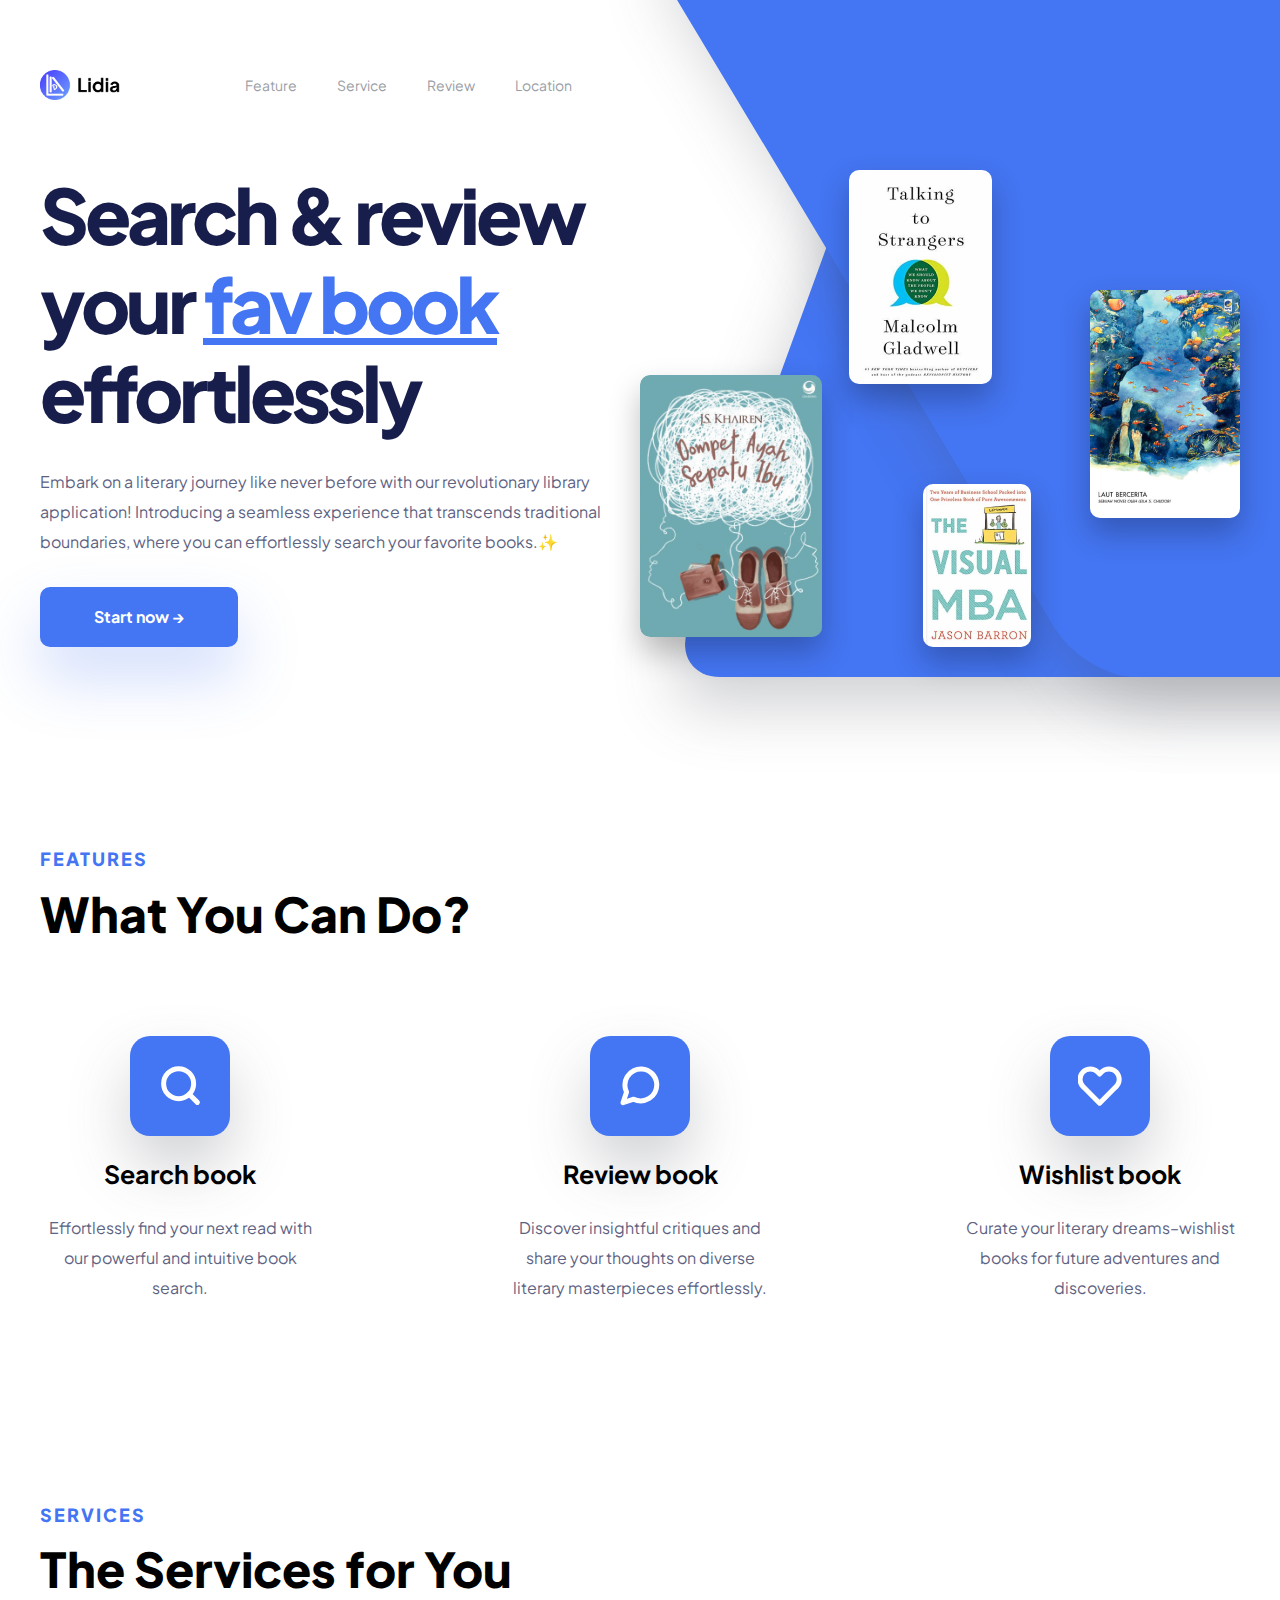
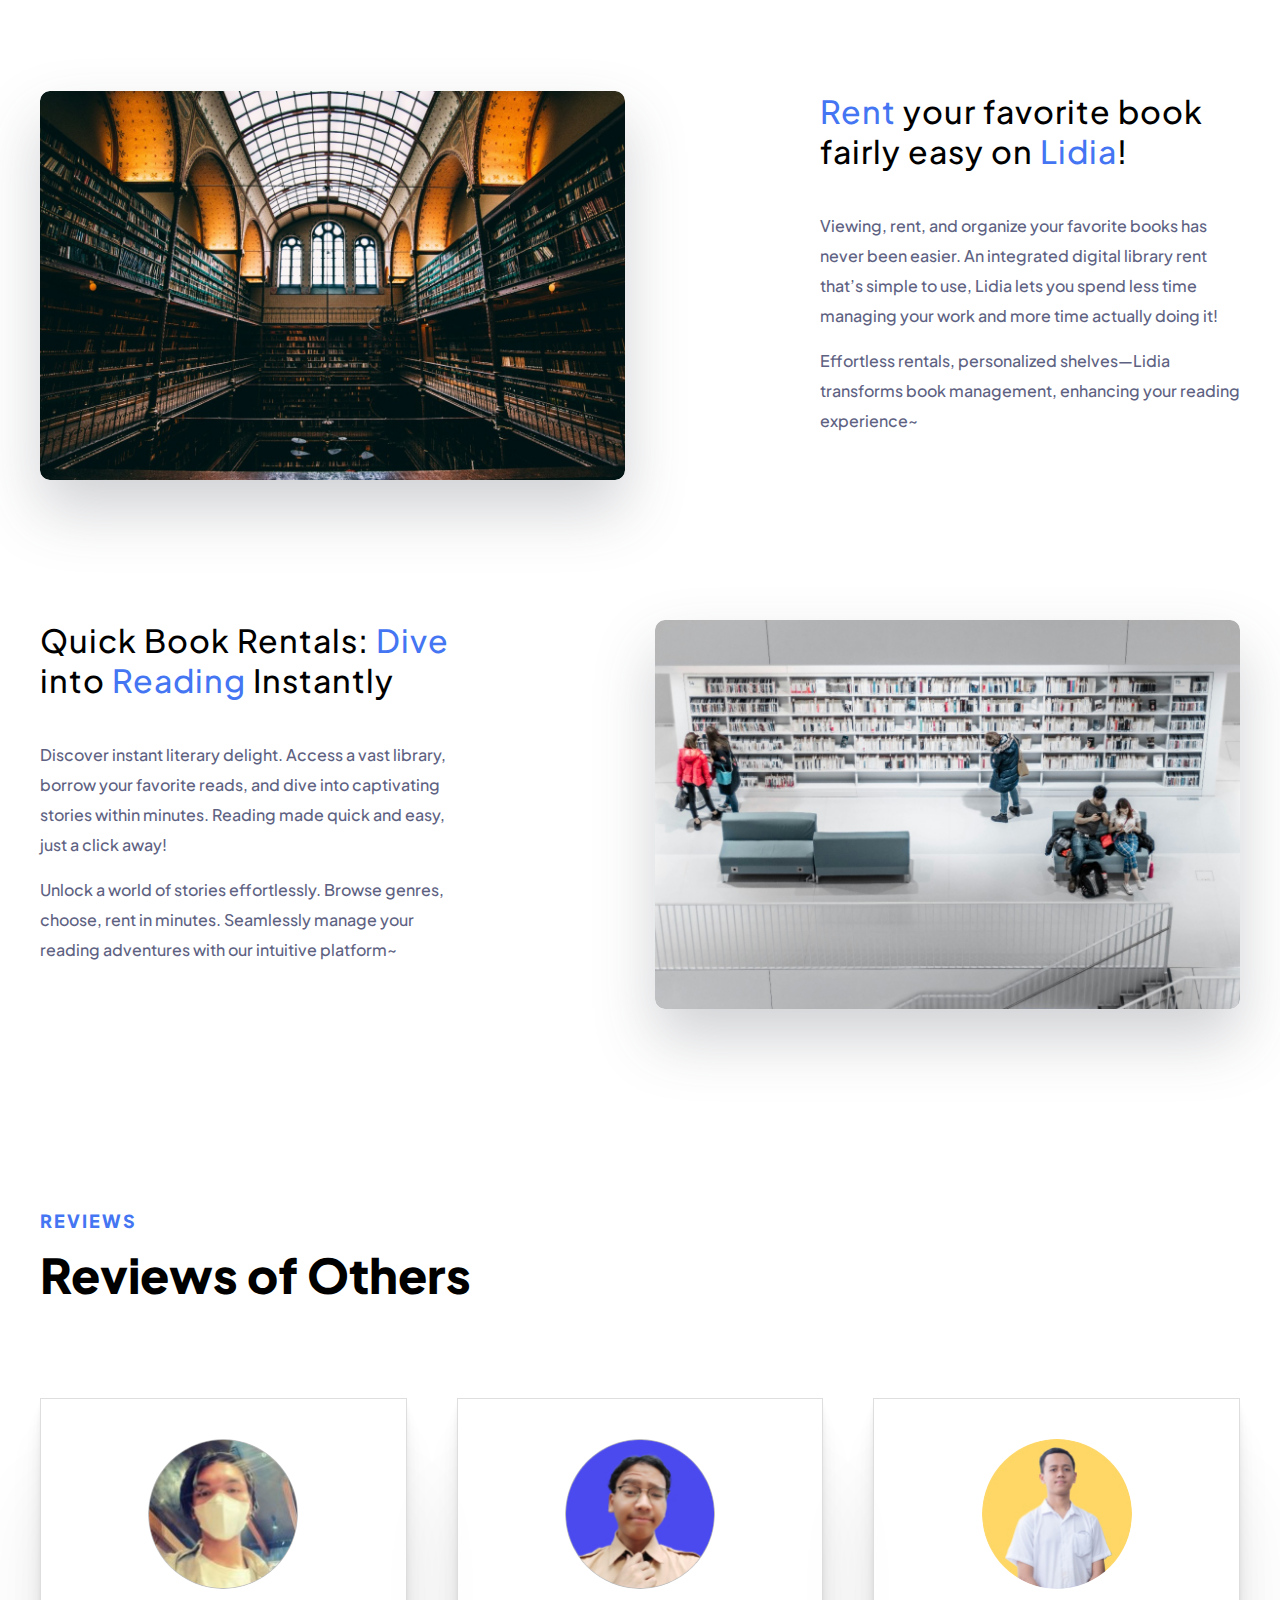
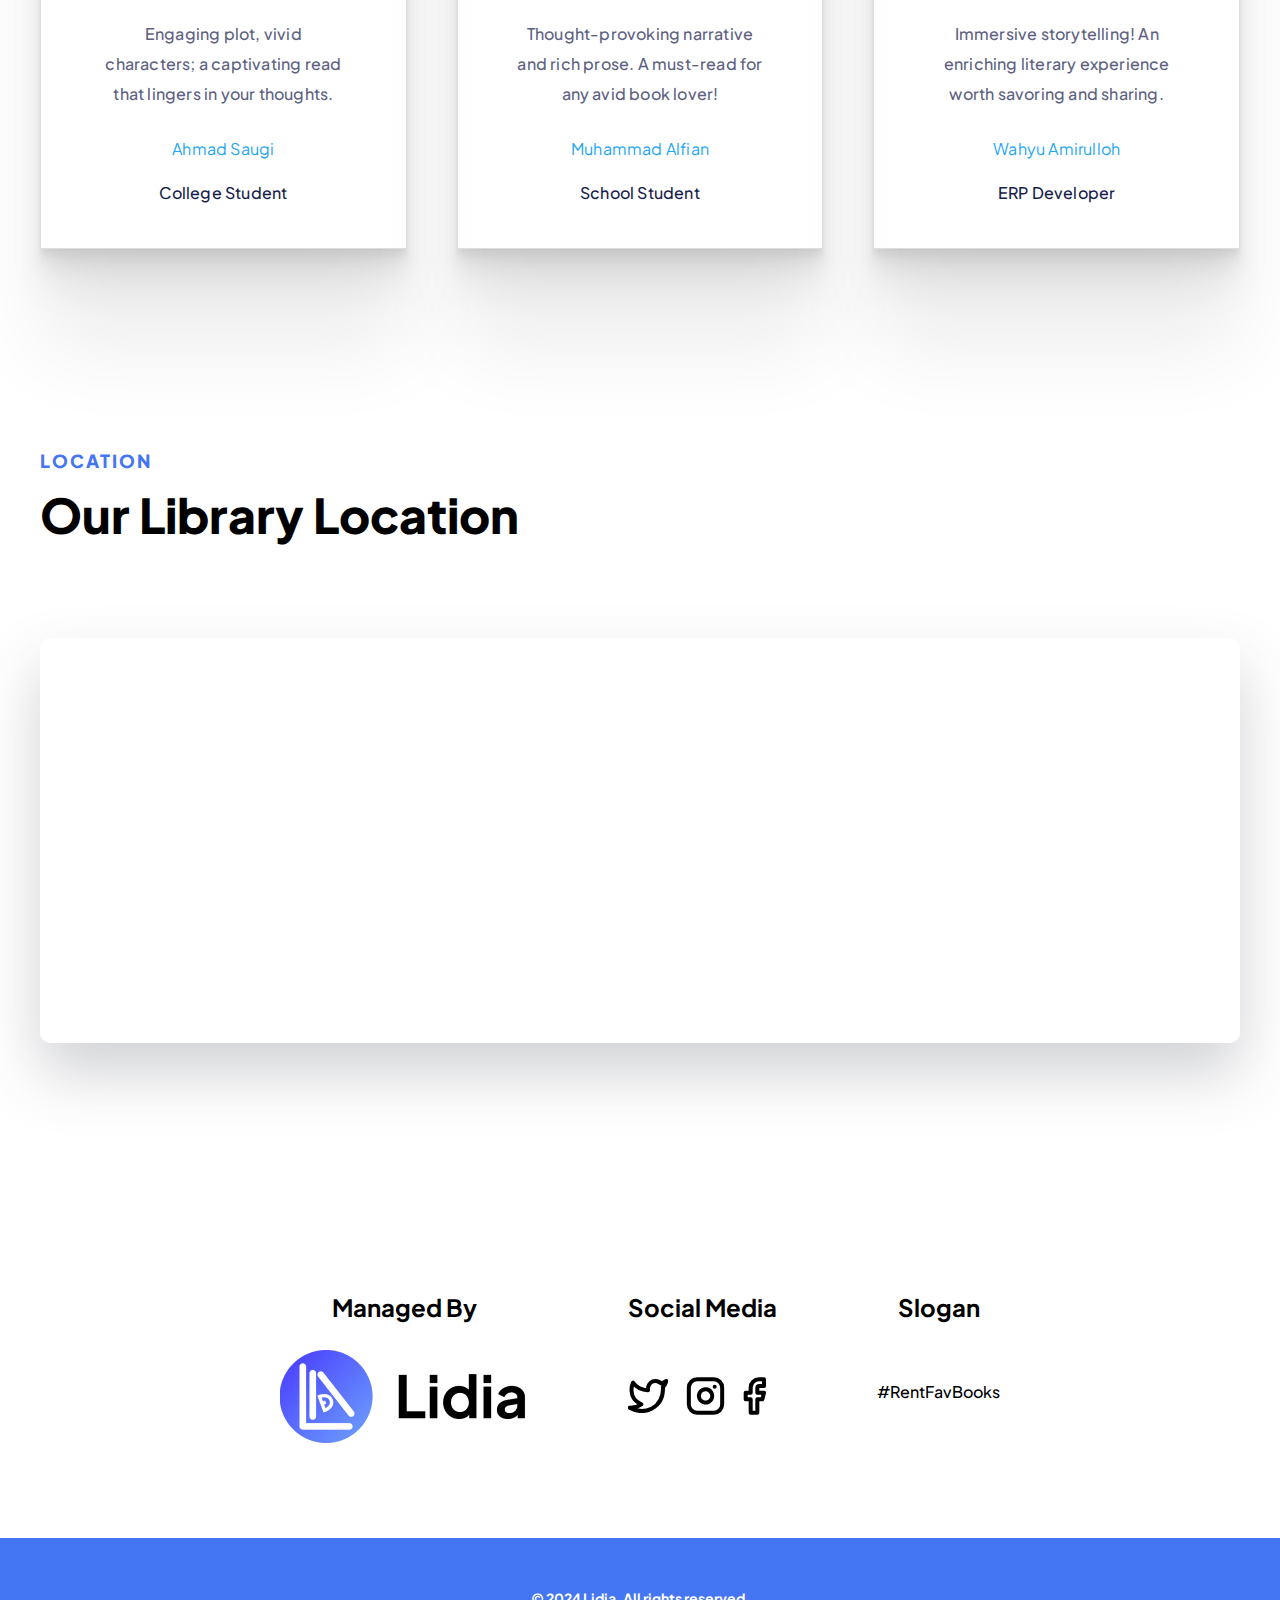
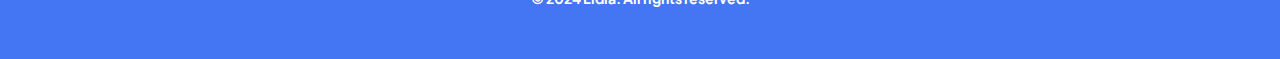
<file: index.html>
<!DOCTYPE html>
<html lang="en">
<head>
    <meta charset="UTF-8">
    <meta name="viewport" content="width=device-width, initial-scale=1.0">
    <link rel="stylesheet" href="./css/style.css">
    <link rel="icon" type="image/x-icon" href="./img/favicon.svg">
    <title>Lidia</title>
</head>
<body>
    <div class="wrapper">
        <header id="header" class="header">
            <div class="header__container">
                <a href="#header" class="header__logo">
                    <img src="./img/logo.png" alt="logo" class="header__logo-image">
                </a>
                <nav class="header__navigation navigation">
                    <ul class="navigation__list">
                        <li class="navigation__item"><a href="#features" class="navigation__link">Feature</a></li>
                        <li class="navigation__item"><a href="#services" class="navigation__link">Service</a></li>
                        <li class="navigation__item"><a href="#reviews" class="navigation__link">Review</a></li>
                        <li class="navigation__item"><a href="#location" class="navigation__link">Location</a></li>
                    </ul>
                </nav>
            </div>
        </header>
        <main class="page">
            <section class="page__hero hero">
                <div class="hero__container">
                    <div class="hero__content content-hero">
                        <h1 class="content-hero__title">Search & review your <a href="#">fav book</a> effortlessly</h1>
                        <div class="content-hero__text">
                            <p>
                                Embark on a literary journey like never before with our revolutionary  library application! Introducing a seamless experience  that transcends traditional boundaries, where  you  can effortlessly search your favorite books.✨
                            </p>
                        </div>
                        <a href="#features" class="content-hero__button">Start now →</a>
                    </div>
                    <div class="hero__images images-hero">
                        <a href="#" class="images-hero__item images-hero__item--01">
                            <img src="./img/hero/01.jpg" alt="Img 01" class="images-hero__image">
                        </a>
                        <a href="#" class="images-hero__item images-hero__item--02">
                            <img src="./img/hero/02.jpg" alt="Img 02" class="images-hero__image">
                        </a>
                        <a href="#" class="images-hero__item images-hero__item--03">
                            <img src="./img/hero/03.jpg" alt="Img 03" class="images-hero__image">
                        </a>
                        <a href="#" class="images-hero__item images-hero__item--04">
                            <img src="./img/hero/04.jpg" alt="Img 04" class="images-hero__image">
                        </a>
                    </div>
            </section>
            <section id="features" class="page__features features">
                <div class="features__container">
                    <div class="features__header-block header-block header-block--margin">
                        <div class="header-block__label">FEATURES</div>
                        <h2 class="header-block__title">What You Can Do?</h2>
                    </div>
                    <div class="features__items">
                        <div class="features__item">
                            <div class="features__icon">
                                <img src="./img/features/search.svg" alt="Icon 01" class="features__icon-image">
                            </div>
                            <h4 class="features__title">Search book</h4>
                            <p class="features__text">Effortlessly find your next read with our powerful and intuitive book search.</p>
                        </div>
                        <div class="features__item">
                            <div class="features__icon">
                                <img src="./img/features/comment.svg" alt="Icon 01" class="features__icon-image">
                            </div>
                            <h4 class="features__title">Review book</h4>
                            <p class="features__text">Discover insightful critiques  and share your thoughts on diverse literary masterpieces effortlessly.</p>
                        </div>
                        <div class="features__item">
                            <div class="features__icon">
                                <img src="./img/features/like.svg" alt="Icon 01" class="features__icon-image">
                            </div>
                            <h4 class="features__title">Wishlist book</h4>
                            <p class="features__text">Curate your literary dreams–wishlist books  for future adventures and discoveries.</p>
                        </div>
                    </div>
                </div>
            </section>
            <section id="services" class="page__services services">
                <div class="services__container">
                    <div class="services__header-block header-block header-block--margin">
                        <div class="header-block__label">SERVICES</div>
                        <h2 class="header-block__title">The Services for You</h2>
                    </div>
                    <div class="services__items">
                        <article class="services__item">
                            <div class="services__content">
                                <div class="services__body">
                                    <h4 class="services__title"><span>Rent</span> your favorite book fairly easy on <span>Lidia</span>!</h4>
                                    <div class="services__text">
                                        <p>Viewing, rent, and organize your favorite books has never been easier. An integrated digital library rent that’s simple to use, Lidia lets you spend less time managing your work and more time actually doing it!</p>
                                        <p>Effortless rentals, personalized shelves—Lidia transforms book management, enhancing your reading experience~</p>
                                    </div>
                                </div>
                            </div>
                            <div class="services__image">
                                <img src="./img/services/01.jpg" alt="Img 01" class="services__picture">
                            </div>
                        </article>
                        <article class="services__item">
                            <div class="services__content">
                                <div class="services__body">
                                    <h4 class="services__title">Quick Book Rentals: <span>Dive</span> into <span>Reading</span> Instantly</h4>
                                    <div class="services__text">
                                        <p>Discover instant literary delight. Access a vast library, borrow your favorite reads, and dive into captivating stories within minutes. Reading made quick and easy, just a click away!</p>
                                        <p>Unlock a world of stories effortlessly. Browse genres, choose, rent in minutes. Seamlessly manage your reading adventures with our intuitive platform~</p>
                                    </div>
                                </div>
                            </div>
                            <div class="services__image">
                                <img src="./img/services/02.jpg" alt="Img 02" class="services__picture">
                            </div>
                        </article>
                    </div>
                </div>
            </section>
            <section id="reviews" class="page__reviews reviews">
                <div class="reviews__container">
                    <div class="reviews__header-block header-block header-block--margin">
                        <div class="header-block__label">REVIEWS</div>
                        <h2 class="header-block__title">Reviews of Others</h2>
                    </div>
                    <div class="reviews__body">
                        <div class="reviews__items">
                            <article class="reviews__item">
                                <a href="#" class="reviews__avatar-link">
                                    <img src="./img/reviews/01.jpg" alt="Image 01" class="reviews__avatar">
                                </a>
                                <div class="reviews__text">
                                    <p>Engaging plot, vivid characters; a captivating read that lingers in your thoughts.</p>
                                </div>
                                <h4 class="reviews__title">
                                    <a href="#" class="reviews__title-link">Ahmad Saugi</a>
                                </h4>
                                <div class="reviews__position">College Student</div>
                            </article>
                            <article class="reviews__item">
                                <a href="#" class="reviews__avatar-link">
                                    <img src="./img/reviews/02.jpg" alt="Image 02" class="reviews__avatar">
                                </a>
                                <div class="reviews__text">
                                    <p>Thought-provoking narrative and rich prose. A must-read for any avid book lover!</p>
                                </div>
                                <h4 class="reviews__title">
                                    <a href="#" class="reviews__title-link">Muhammad Alfian</a>
                                </h4>
                                <div class="reviews__position">School Student</div>
                            </article>
                            <article class="reviews__item">
                                <a href="#" class="reviews__avatar-link">
                                    <img src="./img/reviews/03.jpg" alt="Image 03" class="reviews__avatar">
                                </a>
                                <div class="reviews__text">
                                    <p>Immersive storytelling! An enriching literary experience worth savoring and sharing.</p>
                                </div>
                                <h4 class="reviews__title">
                                    <a href="#" class="reviews__title-link">Wahyu Amirulloh</a>
                                </h4>
                                <div class="reviews__position">ERP Developer</div>
                            </article>
                        </div>
                    </div>
                </div>
            </section>
            <section id="location" class="page__location location">
                <div class="location__container">
                    <div class="location__header-block header-block header-block--margin">
                        <div class="header-block__label">LOCATION</div>
                        <h2 class="header-block__title">Our Library Location</h2>
                    </div>
                    <iframe class="location__map" src="https://www.google.com/maps/embed?pb=!1m18!1m12!1m3!1d3966.576892609219!2d106.63517767504901!3d-6.187333393800217!2m3!1f0!2f0!3f0!3m2!1i1024!2i768!4f13.1!3m3!1m2!1s0x2e69f929162547c7%3A0xbbf35137362e584d!2sSMK%20Negeri%204%20Kota%20Tangerang!5e0!3m2!1sru!2sua!4v1736837175481!5m2!1sru!2sua" width="600" height="450" style="border:0;" allowfullscreen="" loading="lazy" referrerpolicy="no-referrer-when-downgrade"></iframe>
                </div>
            </section>
        </main>
        <footer class="footer">
            <div class="footer__items">
                <div class="footer__container">
                    <div class="footer__item">
                        <h4 class="footer__title">Managed By</h4>
                        <a href="#header" class="footer__logo">
                            <img class="footer__logo-image" src="./img/logo.png" alt="Image">
                        </a>
                    </div>
                    <div class="footer__item">
                        <h4 class="footer__title">Social Media</h4>
                        <div class="footer__socials">
                            <a href="https://x.com/" class="footer__social-link">
                                <img src="./img/socials/twitter.svg" alt="Twitter" class="footer__social-image">
                            </a>
                            <a href="https://www.instagram.com/" class="footer__social-link">
                                <img src="./img/socials/instagram.svg" alt="Instagram" class="footer__social-image">
                            </a>
                            <a href="https://www.facebook.com/" class="footer__social-link">
                                <img src="./img/socials/facebook.svg" alt="Facebook" class="footer__social-image">
                            </a>
                        </div>
                    </div>
                    <div class="footer__item">
                        <h4 class="footer__title">Slogan</h4>
                        <a href="#header" class="footer__link">#RentFavBooks</a>
                    </div>
                </div>
            </div>
            <div class="footer__copy">© 2024 Lidia. All rights reserved.</div>
        </footer>
    </div>
</body>
</html>
</file>
<file: css/style.css>
@import url("reset.css");

@import url(https://fonts.googleapis.com/css?family=Plus+Jakarta+Sans:regular,500,600,700,800,200italic,300italic,italic,500italic,600italic,700italic,800italic);

body {
    font-family: "Plus Jakarta Sans";
    font-size: 16px;
    line-height: 1.5;
    color: #5E6282;
    font-weight: 400;
}

.wrapper {
    display: flex;
    flex-direction: column;
    min-height: 100vh;
    overflow: clip;
}

.wrapper > main {
    flex-grow: 1;
}

[class*="__container"] {
    max-width: 1240px;
    margin: 0 auto;
    padding: 0 20px;
}

.page {
}

.page__hero {
    margin-bottom: 170px;
}
.page__features, .page__services, .page__reviews {
    padding-bottom: 200px;
}
.page__location {
    padding-bottom: 240px;
}

@media (max-width: 1200px) {
	.page__features, .page__services, .page__reviews, .page__location{
        padding-bottom: 120px;
    }
    .page__hero {
        margin-bottom: 120px;
    }
}

@media (max-width: 991.98px) {
	.page__features, .page__services, .page__reviews, .page__location {
        padding-bottom: 80px;
    }
    .page__hero {
        margin-bottom: 80px;
    }
}

@media (max-width:  479.98px) {
	.page__features, .page__services, .page__reviews, .page__location {
        padding-bottom: 50px;
    }
    .page__hero {
        margin-bottom: 50px;
    }
}

/* Component */
.header-block {
    display: grid;
    gap: 10px;
    font-weight: 800;
}
.header-block--margin {
	margin-bottom: 90px;
}
.header-block__label {
    text-transform: uppercase;
    font-size: 18px;
    color: #4475F2;
    letter-spacing: 2px;
    line-height: 128%; /* 23/18 */
}
.header-block__title {
    color: #000000;
    font-size: 48px;
    line-height: 136%; /* 65/48 */
}

@media (max-width: 1200px) {
	.header-block--margin {
		margin-bottom: 70px;
	}
}
@media (max-width: 991.98px) {
	.header-block--margin {
		margin-bottom: 50px;
	}
	.header-block__label {
		font-size: 16px;
	}
	.header-block__title {
		font-size: 42px;
	}
}
@media (max-width: 767.98px) {
	.header-block--margin {
		margin-bottom: 40px;
	}
	.header-block__label {
		font-size: 14px;
	}
	.header-block__title {
		font-size: 36px;
	}
}
@media (max-width: 479.98px) {
	.header-block--margin {
		margin-bottom: 30px;
	}
	.header-block__title {
		font-size: 30px;
	}
}

/* Header section */
.header {
    padding: 70px 0;
    position: relative;
    z-index: 50;
}
.header__container {
    display: flex;
    align-items: center;
    gap: 125px;
}
.header__logo {
    flex: 0 0 80px;
}
.header__logo-image {
    max-width: 100%;
    min-height: 100%;
}
.header__navigation {
}
.navigation {
}
.navigation__list {
    display: flex;
    align-items: center;
    column-gap: 40px;
    row-gap: 10px;
    flex-wrap: wrap;
}
.navigation__item {
}
.navigation__link {
    font-size: 14px;
    font-weight: 400;
    color: #9A9EA6;
    transition: all 0.3s;
    text-shadow: 0 0 1px #fff;
}
.navigation__link:hover {
    color: #4737FF;
}

@media (max-width: 991.98px) {
	.header__container {
		column-gap: 50px;
	}
	.navigation__list {
		column-gap: 20px;
	}
}
@media (max-width: 479.98px) {
	.header {
		padding-top: 15px;
	}
	.header__container {
		flex-direction: column;
		align-items: center;
		row-gap: 20px;
	}
	.header__logo {
		max-width: 150px;
		flex: 0 0 auto;
	}
	.navigation__list {
		justify-content: center;
	}
	.navigation__link {
		font-size: 20px;
	}
}

/* Hero section */
.hero {
    padding-bottom: 30px;
    position: relative;
}
.hero__container {
    display: flex;
}

@media (max-width: 1200px) {
    .hero__container {
        flex-direction: column;
        row-gap: 30px;
    }
}
.hero__container::before,
.hero__container::after {
	content: "";
	position: absolute;
	background-color: #4475f2;
	height: 150%;
	transform-origin: left bottom;
	box-shadow: 0 30px 60px 0 rgba(71, 74, 87, 0.25);
	width: 200vw;
	border-radius: 50px;
	bottom: 0;
}
.hero__container::before {
	left: calc(50% + 30px);
	transform: skewX(-20deg);
}
.hero__container::after {
	transform: skewX(31deg);
	left: calc(50% + 444px);
}
.hero__content {
    flex: 0 1 50%;
}
.content-hero {
    display: grid;
    align-content: start;
    gap: 30px;
    position: relative;
    z-index: 2;
}

@media (min-width: 1200px) {
    .content-hero {
        padding-right: 20px;
    }
}

@media (min-width: 479.98px) {
    .content-hero {
        justify-items: start;
    }
    
}
.content-hero__title {
    font-size: 76px;
    font-weight: 800;
    color: #181E4B;
    line-height: 117.105263%; /* 89/76 */
    letter-spacing: -4px;
}

@media (max-width: 991.98px) {
	.content-hero__title {
		font-size: 55px;
	}
}
@media (max-width: 479.98px) {
	.content-hero__title {
		font-size: 42px;
	}
}

.content-hero__title a {
    color: #4475F2;
    text-decoration: underline;
    transition: all 0.3s;
    text-shadow: 0px 0px 8px #fff;
}

.content-hero__title a:hover {
    text-decoration: none;
    color: #4737FF;
}
.content-hero__text p {
    line-height: 187.5%; /* 30/16 */
}
.content-hero__text p:not(:last-child) {
    margin-bottom: 10px;
}
.content-hero__button {
    background-color: #4475F2;
    box-shadow: 0 30px 60px 0 rgba(68,117,242,.25);
    border-radius: 10px;
    color: #ffffff;
    padding: 18px 54px;
    font-weight: 700;
    line-height: 156.25%; /* 25/16 */
    position: relative;
    top: 0;
    transition: all 0.3s;
    text-align: center;
}

.content-hero__button:hover {
    top: 5px;
    background-color: #4737FF;
    box-shadow: 0 30px 60px 0 rgba(68,117,242,.5);
}
.hero__images {
    flex: 0 1 50%;
}
.images-hero {
    position: relative;
    z-index: 2;
    display: grid;
    grid-template-columns: repeat(3, 1fr);
    grid-template-rows: repeat(2, 1fr);
    gap: 27px;
}

@media (max-width: 1200px) {
    .images-hero {
        align-self: center;
    }
}
.images-hero__item {
    position: relative;
    top: 0;
    transition: all 0.3s;
}

.images-hero__item:hover {
    top: -10px;
}
.images-hero__image {
    border-radius: 10px;
	max-width: 100%;
	box-shadow: 0 15px 30px 0 rgba(0, 0, 0, 0.25);
}
.images-hero__item--01 {
    grid-row: span 2;
    align-self: end;
    padding-bottom: 10px;
}
.images-hero__item--02 {
}
.images-hero__item--03 {
    align-self: center;
	justify-self: end;
	grid-row: span 2;
	padding-bottom: 10px;
}
.images-hero__item--04 {
    align-self: end;
    justify-self: end;
}

/* Features section */

.features {
}
.features__container {
}
.features__header-block {
}
.features__items {
    display: flex;
    flex-wrap: wrap;
    gap: 20px;
    justify-content: space-between;
}
.features__item {
	flex: 0 1 280px;
	display: grid;
	gap: 20px;
	justify-items: center;
	text-align: center;
}
.features__icon {
	display: flex;
	justify-content: center;
	align-items: center;
	border-radius: 20px;
	background-color: #4475f2;
	height: 100px;
	width: 100px;
	box-shadow: 0 30px 60px 0 rgba(71, 74, 87, 0.25);
}
.features__title {
    font-size: 25px;
    color:#000000;
    font-weight: 700;
}
.features__text {
    line-height: 187.5%; /* 30/16 */
}

@media (max-width: 991px) {
	.features__items {
		justify-content: center;
	}
}
@media (max-width: 610px) {
	.features__item {
		flex-grow: 1;
	}
}

/* Services section */

.services {
}
.services__container {
}
.services__header-block {
}
.services__items {
    display: grid;
    gap: 140px;
}
@media (max-width: 1200px) {
	.services__items {
		gap: 100px;
	}
}
@media (max-width: 991.98px) {
	.services__items {
		gap: 70px;
	}
}
@media (max-width: 767.98px) {
	.services__items {
		gap: 40px;
	}
}
.services__item {
    display: flex;
    flex-wrap: wrap;
    gap: 30px;
}
.services__content {
    flex: 1 1 250px;
}
.services__title {
    font-size: 32px;
    font-weight: 500;
    letter-spacing: 1px;
    color: #000000;
    line-height: 125%; /* 40/32 */
}
.services__title:not(:last-child) {
	margin-bottom: 40px;
}
.services__title span {
    color: #4475F2;
}
.services__text {
}
.services__text p {
    font-size: 16px;
    line-height: 187.5%; /* 30/16 */
    font-weight: 500;
}
.services__text p:not(:last-child) {
    margin-bottom: 15px;
}
.services__picture {
    box-shadow: 0 30px 60px 0 rgba(71,74,87,.25);
    border-radius: 10px;
    max-width: 100%;
}

@media (min-width: 768px) {
	.services__body {
		max-width: 420px;
	}
	.services__item {
		align-items: flex-start;
	}
	.services__item:nth-child(odd) {
		flex-direction: row-reverse;
	}
	.services__item:nth-child(odd) .services__body {
		margin: 0 0 0 auto;
	}
	.services__image {
		flex: 1 1 250px;
	}
}
@media (max-width: 767.98px) {
	.services__item {
		flex-direction: column;
	}
	.services__image {
		text-align: center;
	}
	.services__title {
		font-size: 28px;
	}
	.services__title:not(:last-child) {
		margin-bottom: 20px;
	}
}

/* Reviews section */

.reviews {
}
.reviews__container {
}
.reviews__header-block {
}
.reviews__body {
}
.reviews__items {
    display: flex;
    gap: 50px;
    flex-wrap: wrap;
}
.reviews__item {
    flex: 1 1 280px;
    border: 1px solid #DEDEDE;
    padding: 40px 58px;
    display: flex;
	flex-direction: column;
	text-align: center;
	align-items: center;
    letter-spacing: .20000000298023224px;
    box-shadow: 0 2.767256498336792px 2.2138051986694336px 0 rgba(0,0,0,.02),0 6.650102138519287px 5.32008171081543px 0 rgba(0,0,0,.03),0 12.521552085876465px 10.017241477966309px 0 rgba(0,0,0,.04),0 22.3363094329834px 17.869047164916992px 0 rgba(0,0,0,.04),0 41.777610778808594px 33.422088623046875px 0 rgba(0,0,0,.05),0 100px 80px 0 rgba(0,0,0,.07);
}
.reviews__item > * {
    margin-bottom: 15px;
}
.reviews__avatar-link {
    width: 150px;
	height: 150px;
	border-radius: 50%;
	overflow: hidden;
	margin-bottom: 30px;
}
.reviews__avatar {
    width: 100%;
	height: 100%;
	object-fit: cover;
}
.reviews__text {
    flex-grow: 1;
    margin-bottom: 25px;
}
.reviews__text p {
    line-height: 187.5%; /* 30/16 */
    font-weight: 500;
}
.reviews__text p:not(:last-child) {
    margin-bottom: 10px;
}
.reviews__title {
}
.reviews__title-link {
    color: #23a6f0;
    transition: all 0.3s;
    line-height: 187.5%; /* 30/16 */
}
.reviews__title-link:hover {
    text-decoration: underline;
    color: #4475F2;
}
.reviews__position {
    color: #181e4b;
    font-weight: 500;
    line-height: 187.5%; /* 30/16 */
}
.reviews__item > *:last-child {
    margin-bottom: 0px;
}

/* Location section */
.location {
}
.location__container {
}
.location__header-block {
}
.location__map {
    width: 100%;
    height: 405px;
    box-shadow: 0 30px 60px 0 rgba(71,74,87,.25);
    border-radius: 10px;
}

/* Footer section */

.footer {
}
.footer__items {
    margin-bottom: 95px;
}
.footer__container {
    display: flex;
	column-gap: 100px;
	row-gap: 30px;
	flex-wrap: wrap;
	justify-content: center;
}
.footer__item {
    text-align: center;
	display: flex;
	flex-direction: column;
}
.footer__title {
    color: #000;
	font-size: 24px;
	font-weight: 700;
	margin-bottom: 25px;
}
.footer__logo {
    max-width: 248px;
}
.footer__logo-image {
}
.footer__socials {
    display: flex;
	flex-wrap: wrap;
	gap: 17px;
	height: 92px;
	align-items: center;
}
.footer__link {
    height: 85px;
	display: flex;
	justify-content: center;
	align-items: center;
	font-weight: 500;
	color: #000;
    transition: all 0.3s;
}
.footer__link:hover {
    color: #4475F2;
    text-decoration: underline;
}
.footer__copy {
    width: 100%;
    background-color: #4475F2;
    color: #ffffff;
    padding: 50px 15px;
    text-align: center;
    font-size: 14px;
    font-weight: 700;
}

@media (max-width: 1200px) {
    .footer__items {
        margin-bottom: 75px;
    }
}
@media (max-width: 991.98px) {
    .footer__items {
        margin-bottom: 50px;
    }
}
@media (max-width: 767.98px) {
    .footer__items {
        margin-bottom: 30px;
    }
}
</file>
